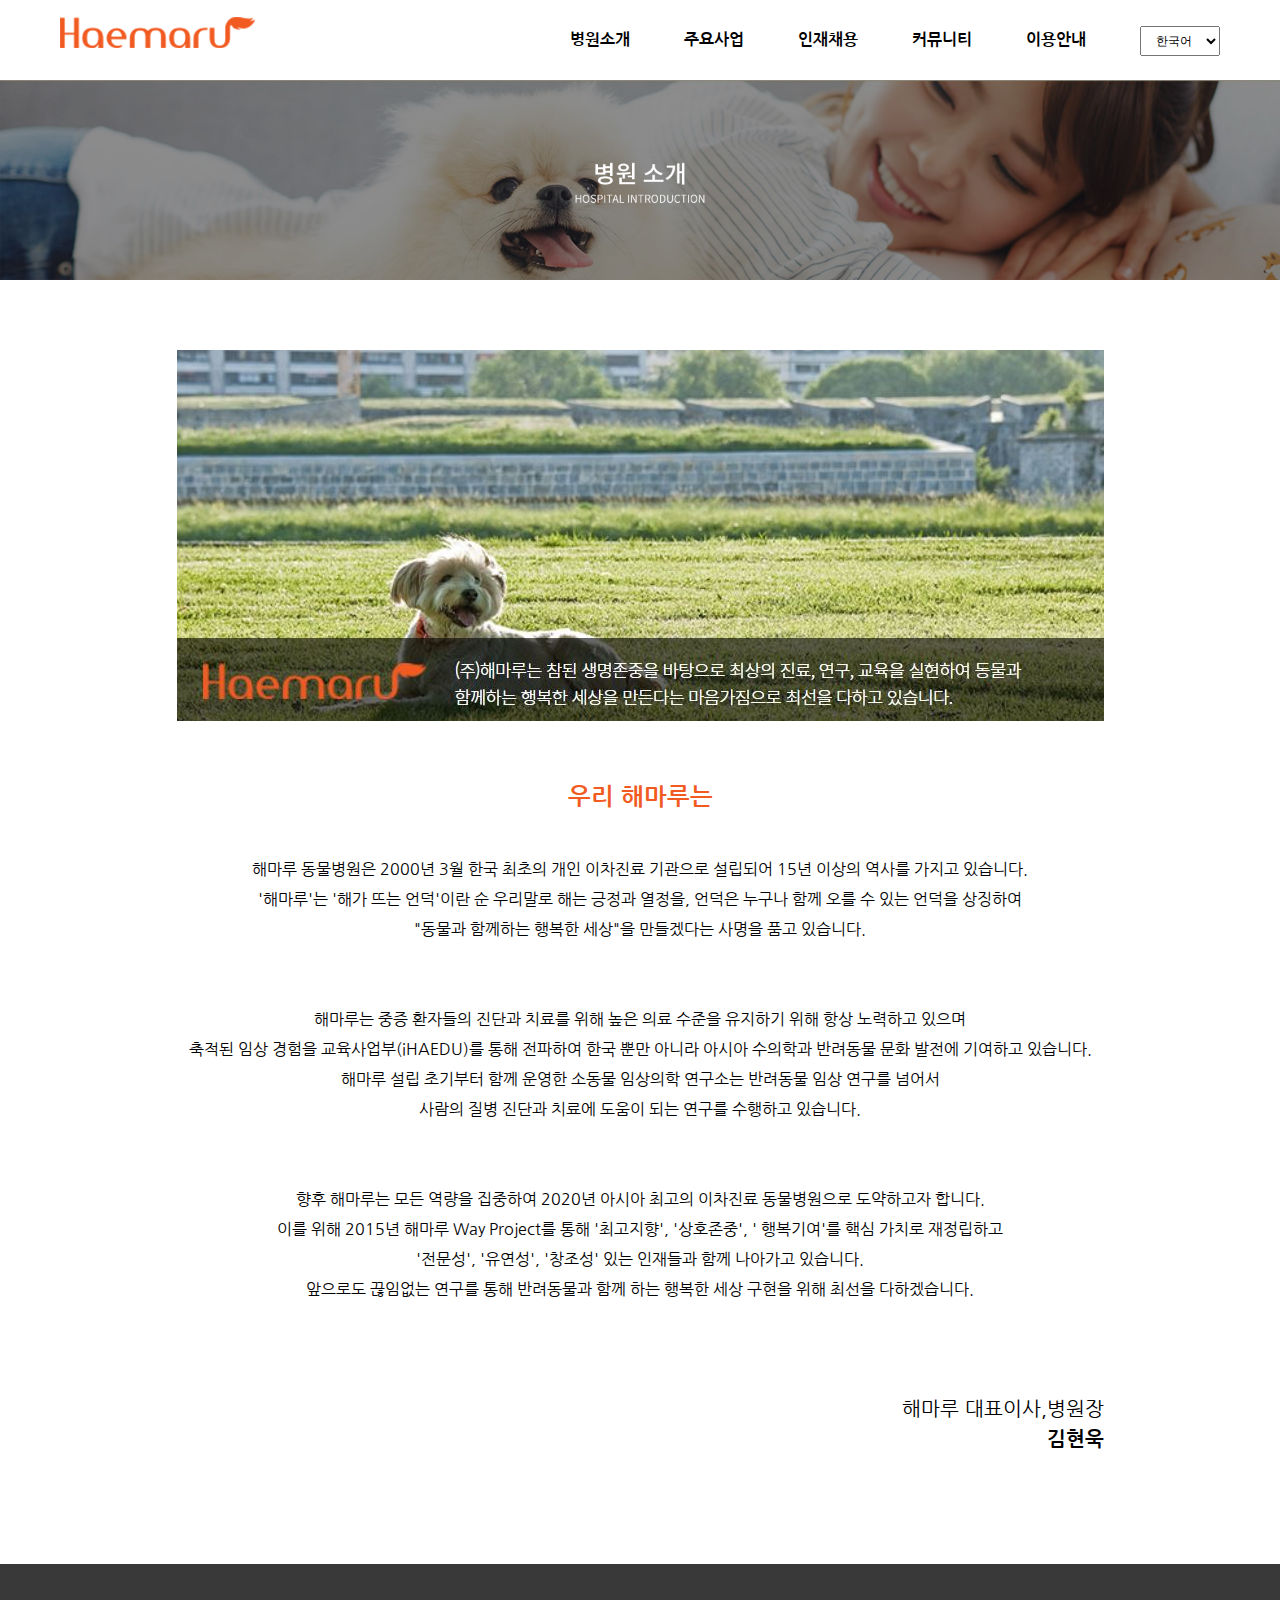
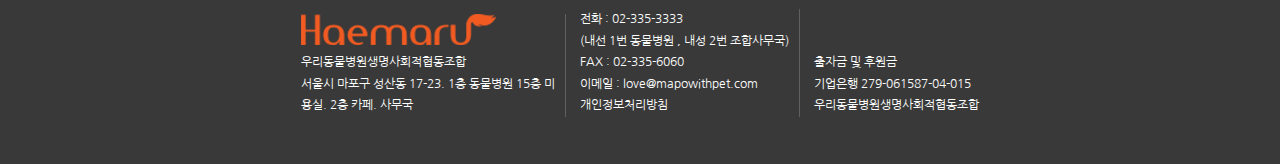
<file: sub_01.html>
<!DOCTYPE html>
<html lang="en">
<head>
    <meta charset="UTF-8">
    <meta name="viewport" content="width=device-width, initial-scale=1.0">
    <meta http-equiv="X-UA-Compatible" content="ie=edge">
    <title>병원 소개</title>
    <!-- 구글 폰트 -->
    <link href="https://fonts.googleapis.com/css?family=Nanum+Gothic&display=swap" rel="stylesheet">
    <link rel="stylesheet" href="./css/sub_01.css">
    <!-- 제이쿼리 -->
    <script src="js/jquery-3.4.1.min.js"></script>
    <!-- bxslider CSS -->
    <link rel="stylesheet" href="./js/bxslider/jquery.bxslider.min.css">
    <!-- bxslider -->
    <script src="./js/bxslider/jquery.bxslider.min.js"></script>
    <!-- 사용자 자바스크립트 -->
    <script src="./js/main.js"></script>
</head>
<body>
    <header id="main_header">
        <div class="container">
            <h2><a href="./index.html"><img src="images/logo.png" alt="로고"></a></h2>
            <nav id="main_gnb">
                <ul>
                    <li><a href="./sub_01.html">병원소개</a></li>
                    <li><a href="./sub_03.html">주요사업</a></li>
                    <li><a href="#">인재채용</a></li>
                    <li><a href="#">커뮤니티</a></li>
                    <li><a href="./sub_02.html">이용안내</a></li>
                    <li>
                        <select name="language" id="language">
                            <option value="1">한국어</option>
                            <option value="2">English</option>
                        </select>
                    </li>
                </ul>
            </nav>
        </div> <!-- end container -->
    </header>

    <nav id="sub_gnb">
        <div class="container">
            <ul>
                <li><a href="./sub_01.html">병원소개</a></li>
                <li><a href="./sub_01.html">인사말</a></li>
                <li><a href="#">HAEMARU WAY</a></li>
                <li><a href="#">CI 소개</a></li>
                <li><a href="#">연혁</a></li>
                <li><a href="#">조직도</a></li>
            </ul>
            <ul>
                <li><a href="./sub_03.html">주요사업</a></li>
                <li><a href="./sub_03.html">해마루 이차진료 동물병원</a></li>
                <li><a href="#">해마루 솔루션</a></li>
                <li><a href="#">소동물임상의학연구소</a></li>
            </ul>
            <ul>
                <li><a href="#">인재채용</a></li>
                <li><a href="#">인재상</a></li>
                <li><a href="#">복리후생제도</a></li>
                <li><a href="#">채용절차</a></li>
                <li><a href="#">채용공고</a></li>
                <li><a href="#">채용 FAQ</a></li>
                <li><a href="#">직무소개</a></li>
            </ul>
            <ul>
                <li><a href="#">커뮤니티</a></li>
                <li><a href="#">공지사항</a></li>
                <li><a href="#">비지팅 신청</a></li>
            </ul>
            <ul>
                <li><a href="./sub_02.html">이용안내</a></li>
                <li><a href="./sub_02.html">오시는 길</a></li>
            </ul>
        </div>
    </nav>

    <div class="sub_1">
    <h1><a href=""><img src="./images/sub_01.png" alt="병원소개"></a></h1>
    <div class="sub_img"><img src="./images/sub_01_img.JPG" alt=""></div>
    <h2>우리 해마루는</h2><br>
    <p class="text">해마루 동물병원은 2000년 3월 한국 최초의 개인 이차진료 기관으로 
        설립되어 15년 이상의 역사를 가지고 있습니다.<br> 
        '해마루'는 '해가 뜨는 언덕'이란 순 우리말로 해는 긍정과 열정을, 
        언덕은 누구나 함께 오를 수 있는 언덕을 상징하여<br>
        "동물과 함께하는 행복한 세상"을 만들겠다는 사명을 품고 있습니다.<br><br><br>

        해마루는 중증 환자들의 진단과 치료를 위해 높은 의료 수준을 유지하기 위해 항상 노력하고 있으며<br>
        축적된 임상 경험을 교육사업부(iHAEDU)를 통해 전파하여 한국 뿐만 아니라 아시아 수의학과 반려동물 문화 발전에 
        기여하고 있습니다.<br> 해마루 설립 초기부터 함께 운영한 소동물 임상의학 연구소는 반려동물 임상 연구를 넘어서<br>
        사람의 질병 진단과 치료에 도움이 되는 연구를 수행하고 있습니다.<br><br><br>

        향후 해마루는 모든 역량을 집중하여 2020년 아시아 최고의 이차진료 동물병원으로 도약하고자 합니다.<br> 
        이를 위해 2015년 해마루 Way Project를 통해 '최고지향', '상호존중', '
        행복기여'를 핵심 가치로 재정립하고<br> '전문성', '유연성', '창조성' 있는 인재들과 함께 나아가고 있습니다.<br>

        앞으로도 끊임없는 연구를 통해 반려동물과 함께 하는 행복한 세상 구현을 위해 최선을 다하겠습니다.</p><br><br>

    <p class="other_text">해마루 대표이사,병원장<br>
        <span>김현욱</span></p>
    </div> 
    <footer id="main_footer">
        <div class="container">
            <ul>
                <li>
                    <a href="#"><img src="images/logo.png" alt="flogo"></a>
                    <p>우리동물병원생명사회적협동조합 <br> 서울시 마포구 성산동 17-23. 1층 동물병원
                    15층 미 <br> 용실. 2층 카페. 사무국</p>
                </li>
                <li>
                    전화 : 02-335-3333 <br> (내선 1번 동물병원 , 내성 2번 조합사무국) <br>
                    FAX : 02-335-6060 <br> 이메일 : love@mapowithpet.com <br> <span>개인정보처리방침</span>
                </li>
                <li>
                    출자금 및 후원금 <br> 기업은행 279-061587-04-015 <br> 우리동물병원생명사회적협동조합
                </li>
            </ul>
        </div>
    </footer>
</body>
</html>
</file>
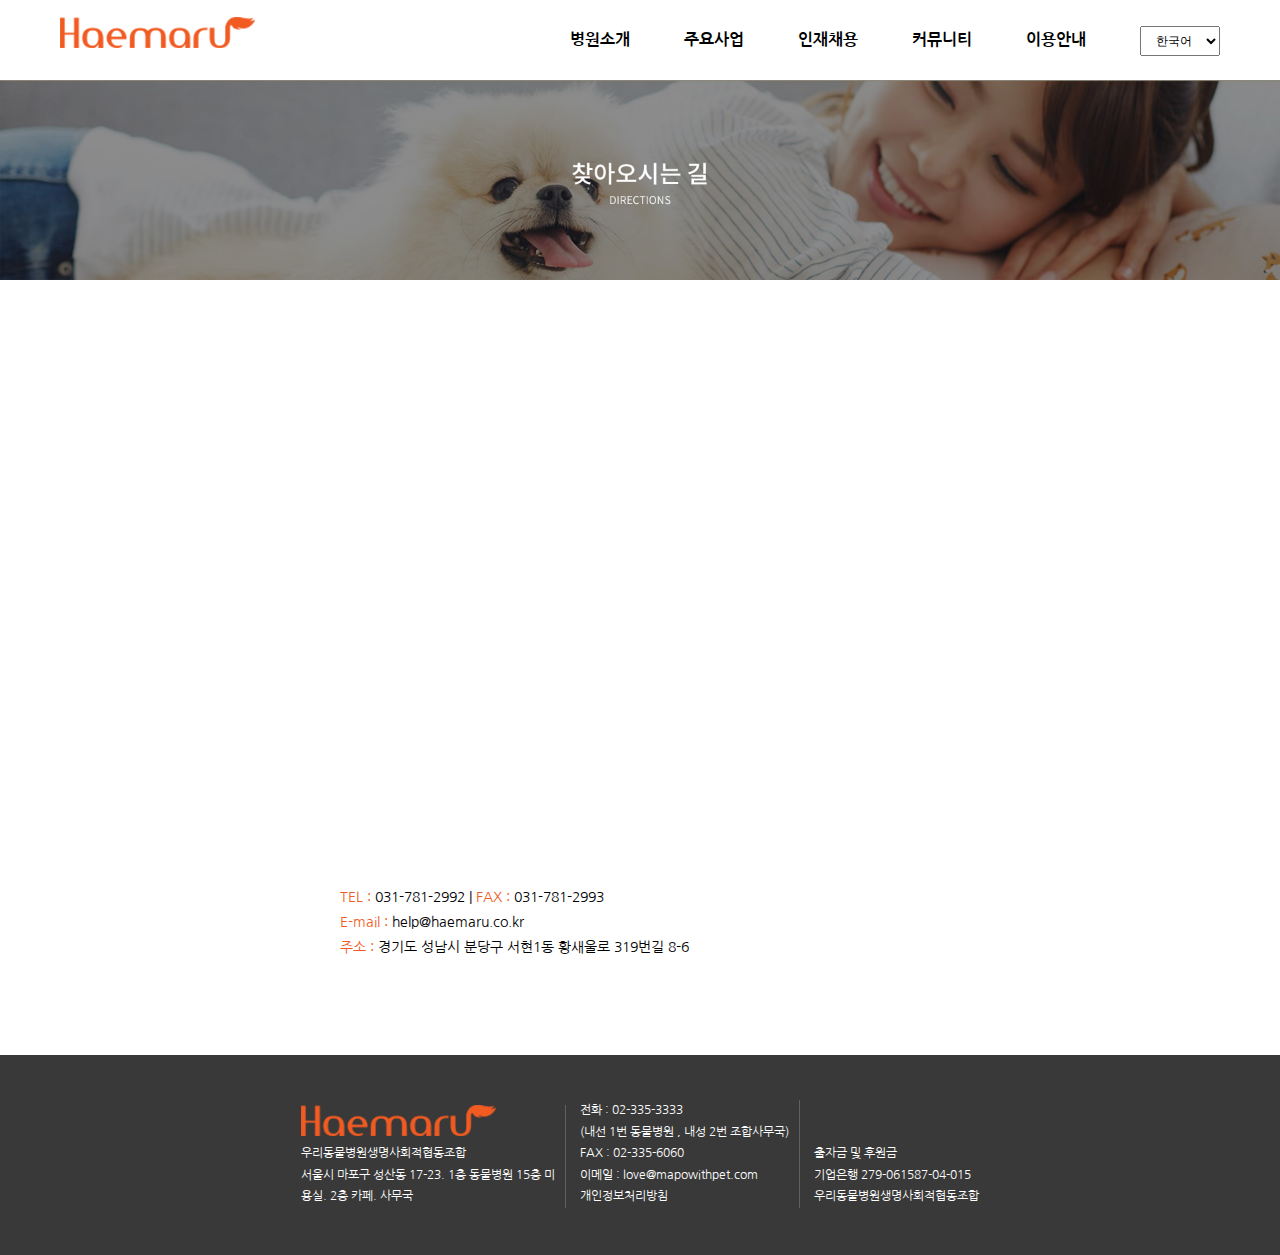
<file: sub_02.html>
<!DOCTYPE html>
<html lang="en">
<head>
    <meta charset="UTF-8">
    <meta name="viewport" content="width=device-width, initial-scale=1.0">
    <meta http-equiv="X-UA-Compatible" content="ie=edge">
    <title>찾아오시는 길</title>
    <!-- 구글 폰트 -->
    <link href="https://fonts.googleapis.com/css?family=Nanum+Gothic&display=swap" rel="stylesheet">
    <link rel="stylesheet" href="./css/sub_02.css">
    <!-- 제이쿼리 -->
    <script src="js/jquery-3.4.1.min.js"></script>
    <!-- bxslider CSS -->
    <link rel="stylesheet" href="./js/bxslider/jquery.bxslider.min.css">
    <!-- bxslider -->
    <script src="./js/bxslider/jquery.bxslider.min.js"></script>
    <!-- 사용자 자바스크립트 -->
    <script src="./js/main.js"></script>
</head>
<body>
    <header id="main_header">
        <div class="container">
            <h2><a href="./index.html"><img src="images/logo.png" alt="로고"></a></h2>
            <nav id="main_gnb">
                <ul>
                    <li><a href="./sub_01.html">병원소개</a></li>
                    <li><a href="./sub_03.html">주요사업</a></li>
                    <li><a href="#">인재채용</a></li>
                    <li><a href="#">커뮤니티</a></li>
                    <li><a href="./sub_02.html">이용안내</a></li>
                    <li>
                        <select name="language" id="language">
                            <option value="1">한국어</option>
                            <option value="2">English</option>
                        </select>
                    </li>
                </ul>
            </nav>
        </div> <!-- end container -->
    </header>

    <nav id="sub_gnb">
        <div class="container">
            <ul>
                <li><a href="./sub_01.html">병원소개</a></li>
                <li><a href="./sub_01.html">인사말</a></li>
                <li><a href="#">HAEMARU WAY</a></li>
                <li><a href="#">CI 소개</a></li>
                <li><a href="#">연혁</a></li>
                <li><a href="#">조직도</a></li>
            </ul>
            <ul>
                <li><a href="./sub_03.html">주요사업</a></li>
                <li><a href="./sub_03.html">해마루 이차진료 동물병원</a></li>
                <li><a href="#">해마루 솔루션</a></li>
                <li><a href="#">소동물임상의학연구소</a></li>
            </ul>
            <ul>
                <li><a href="#">인재채용</a></li>
                <li><a href="#">인재상</a></li>
                <li><a href="#">복리후생제도</a></li>
                <li><a href="#">채용절차</a></li>
                <li><a href="#">채용공고</a></li>
                <li><a href="#">채용 FAQ</a></li>
                <li><a href="#">직무소개</a></li>
            </ul>
            <ul>
                <li><a href="#">커뮤니티</a></li>
                <li><a href="#">공지사항</a></li>
                <li><a href="#">비지팅 신청</a></li>
            </ul>
            <ul>
                <li><a href="./sub_02.html">이용안내</a></li>
                <li><a href="./sub_02.html">오시는 길</a></li>
            </ul>
        </div>
    </nav>

    <div class="sub_2">
        <h1><img src="./images/sub_02.png" alt="찾아오시는길"></h1>
    <div class="map">
        <iframe class="map_size" src="https://www.google.com/maps/embed?pb=!1m18!1m12!1m3!1d6340.273492681123!2d127.12098455931125!3d37.386598240122154!2m3!1f0!2f0!3f0!3m2!1i1024!2i768!4f13.1!3m3!1m2!1s0x357b58035adceb83%3A0x789fe9f6a1765893!2zKOyjvCntlbTrp4jro6g!5e0!3m2!1sko!2skr!4v1578024993184!5m2!1sko!2skr" width="600" height="450" frameborder="0" style="border:0;" allowfullscreen=""></iframe>
    </div>
    <p class="address"><strong>TEL : </strong>031-781-2992   |   <strong>FAX : </strong>031-781-2993<br>
    <strong>E-mail : </strong>help@haemaru.co.kr<br>
    <strong>주소 : </strong>경기도 성남시 분당구 서현1동 황새울로 319번길 8-6</p>
</div>

<footer id="main_footer">
    <div class="container">
        <ul>
            <li>
                <a href="#"><img src="images/logo.png" alt="flogo"></a>
                <p>우리동물병원생명사회적협동조합 <br> 서울시 마포구 성산동 17-23. 1층 동물병원
                15층 미 <br> 용실. 2층 카페. 사무국</p>
            </li>
            <li>
                전화 : 02-335-3333 <br> (내선 1번 동물병원 , 내성 2번 조합사무국) <br>
                FAX : 02-335-6060 <br> 이메일 : love@mapowithpet.com <br> <span>개인정보처리방침</span>
            </li>
            <li>
                출자금 및 후원금 <br> 기업은행 279-061587-04-015 <br> 우리동물병원생명사회적협동조합
            </li>
        </ul>
    </div>
</footer>
</body>
</html>
</file>
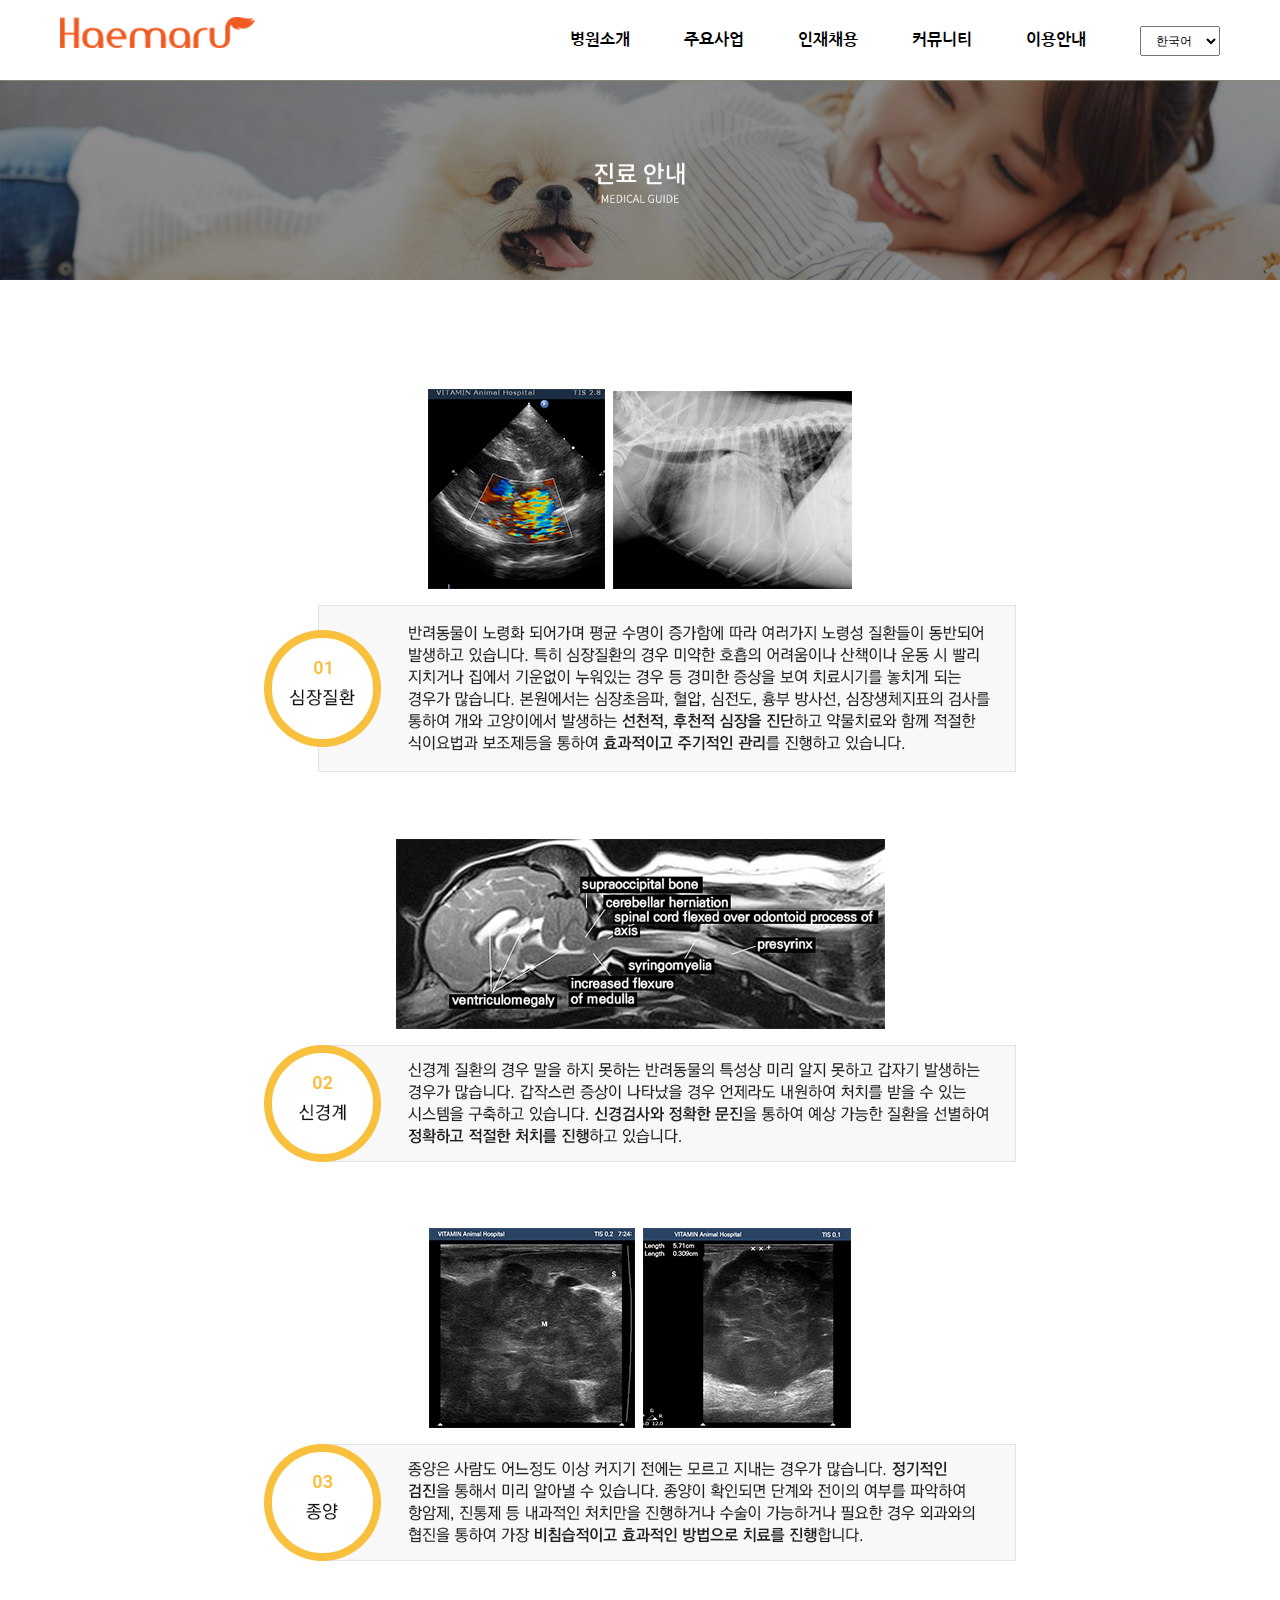
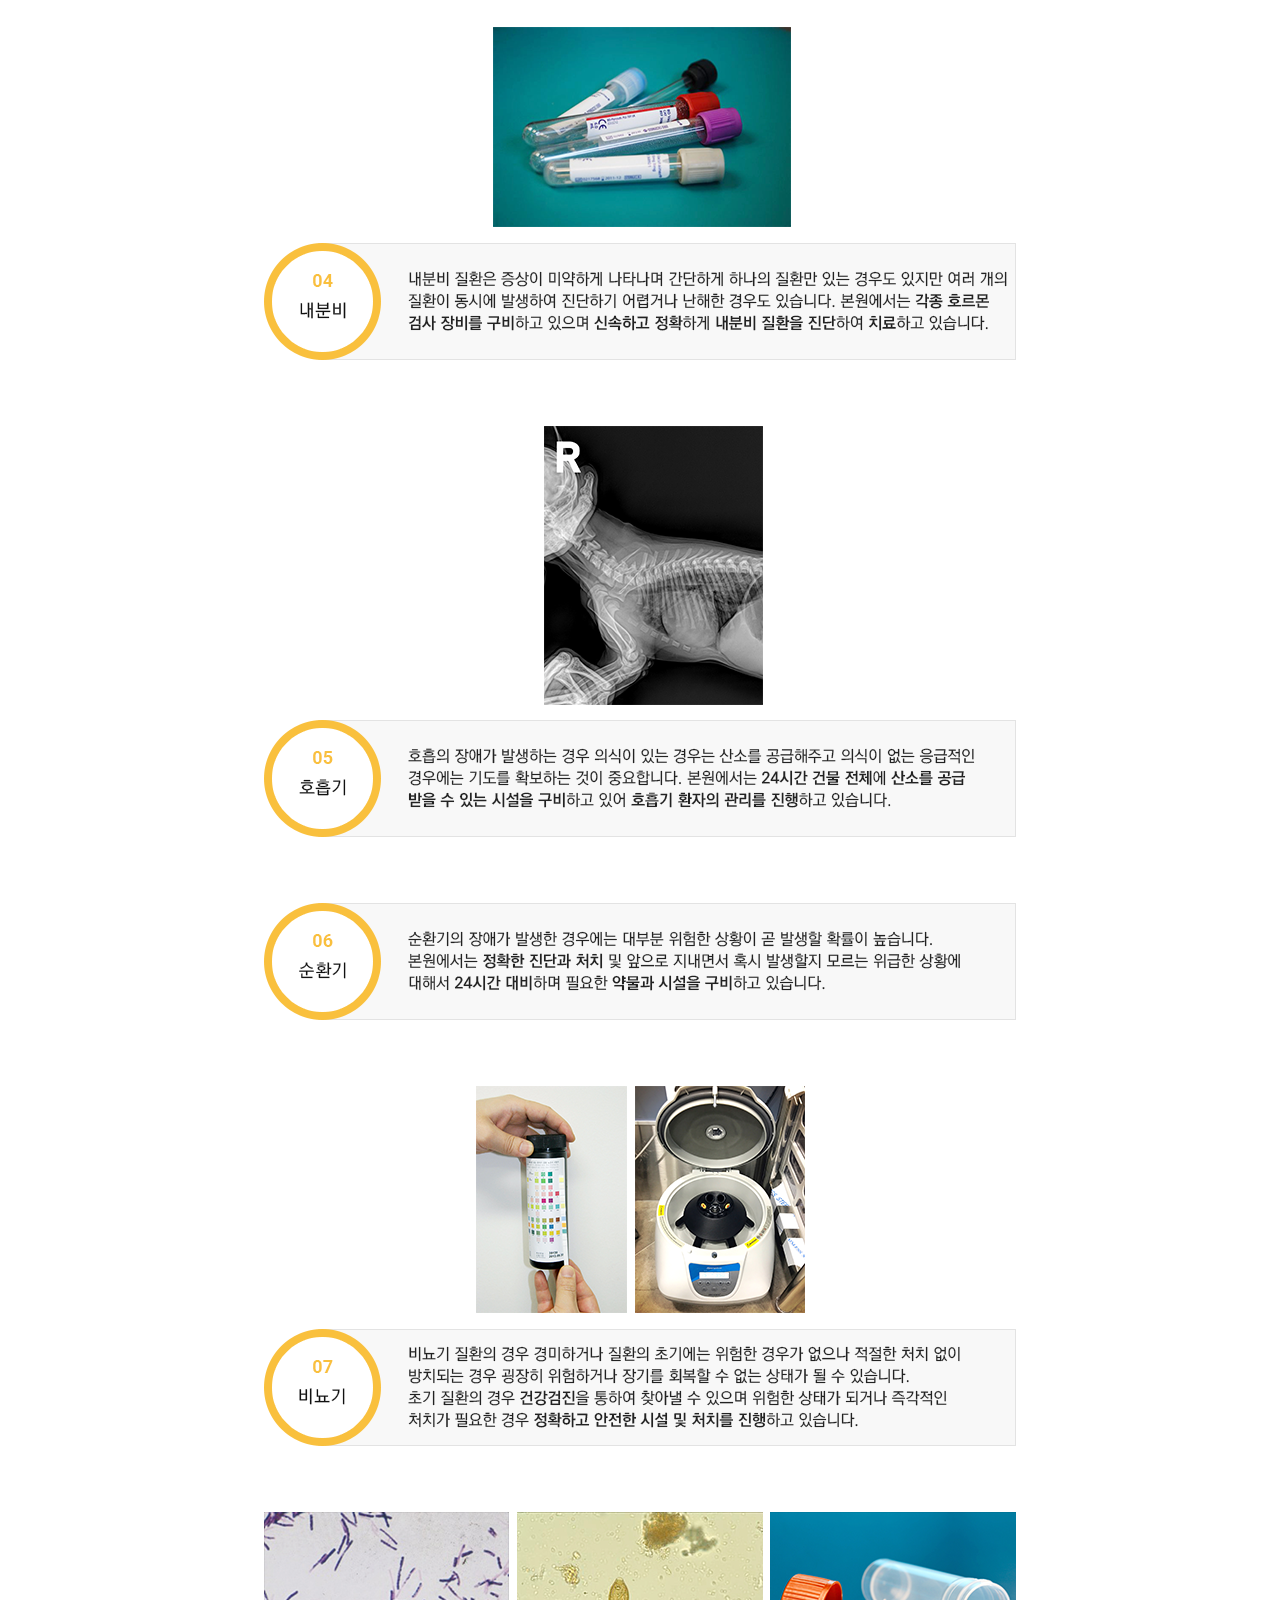
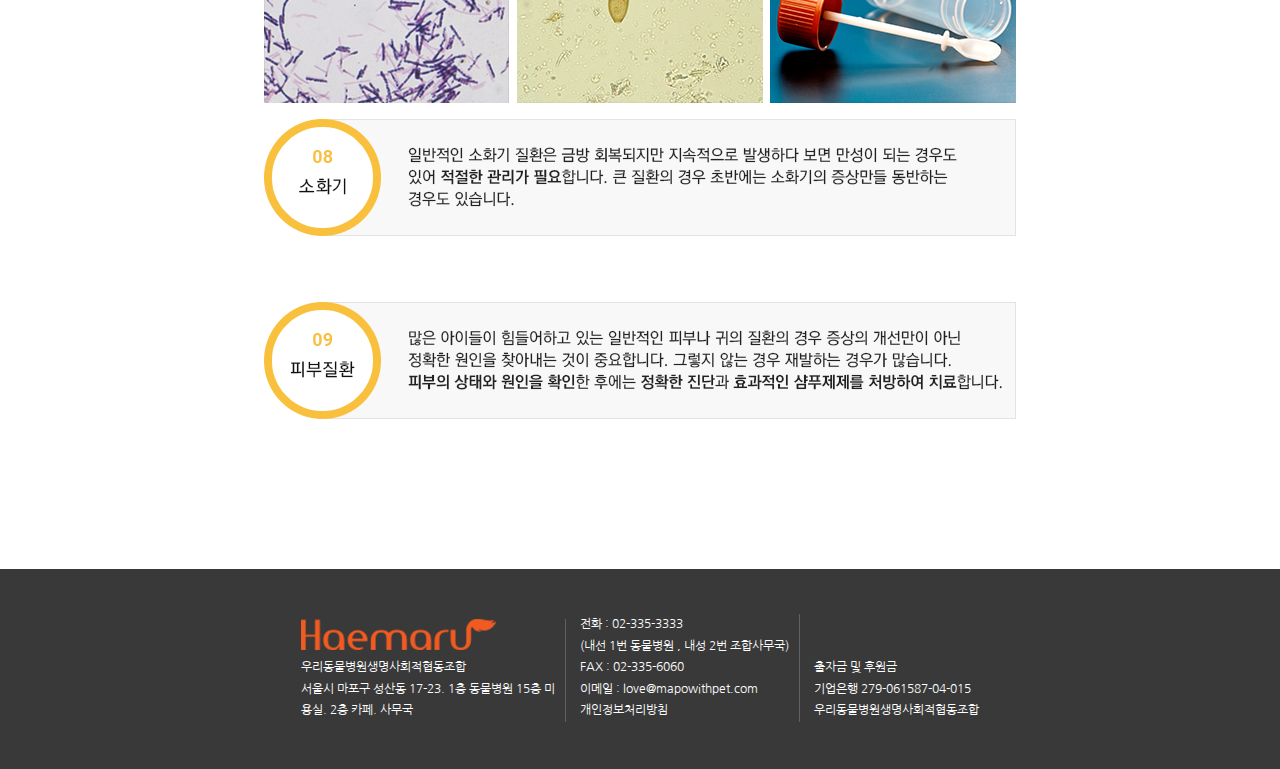
<file: sub_03.html>
<!DOCTYPE html>
<html lang="en">
<head>
    <meta charset="UTF-8">
    <meta name="viewport" content="width=device-width, initial-scale=1.0">
    <meta http-equiv="X-UA-Compatible" content="ie=edge">
    <title>진료안내</title>
    <!-- 구글 폰트 -->
    <link href="https://fonts.googleapis.com/css?family=Nanum+Gothic&display=swap" rel="stylesheet">
    <link rel="stylesheet" href="./css/sub_03.css">
        <!-- 제이쿼리 -->
        <script src="js/jquery-3.4.1.min.js"></script>
        <!-- bxslider CSS -->
        <link rel="stylesheet" href="./js/bxslider/jquery.bxslider.min.css">
        <!-- bxslider -->
        <script src="./js/bxslider/jquery.bxslider.min.js"></script>
        <!-- 사용자 자바스크립트 -->
        <script src="./js/main.js"></script>
</head>
<body>
    <header id="main_header">
        <div class="container">
            <h2><a href="./index.html"><img src="images/logo.png" alt="로고"></a></h2>
            <nav id="main_gnb">
                <ul>
                    <li><a href="./sub_01.html">병원소개</a></li>
                    <li><a href="#">주요사업</a></li>
                    <li><a href="#">인재채용</a></li>
                    <li><a href="#">커뮤니티</a></li>
                    <li><a href="./sub_02.html">이용안내</a></li>
                    <li>
                        <select name="language" id="language">
                            <option value="1">한국어</option>
                            <option value="2">English</option>
                        </select>
                    </li>
                </ul>
            </nav>
        </div> <!-- end container -->
    </header>

    <nav id="sub_gnb">
        <div class="container">
            <ul>
                <li><a href="./sub_01.html">병원소개</a></li>
                <li><a href="./sub_01.html">인사말</a></li>
                <li><a href="#">HAEMARU WAY</a></li>
                <li><a href="#">CI 소개</a></li>
                <li><a href="#">연혁</a></li>
                <li><a href="#">조직도</a></li>
            </ul>
            <ul>
                <li><a href="./sub_03.html">주요사업</a></li>
                <li><a href="./sub_03.html">해마루 이차진료 동물병원</a></li>
                <li><a href="#">해마루 솔루션</a></li>
                <li><a href="#">소동물임상의학연구소</a></li>
            </ul>
            <ul>
                <li><a href="#">인재채용</a></li>
                <li><a href="#">인재상</a></li>
                <li><a href="#">복리후생제도</a></li>
                <li><a href="#">채용절차</a></li>
                <li><a href="#">채용공고</a></li>
                <li><a href="#">채용 FAQ</a></li>
                <li><a href="#">직무소개</a></li>
            </ul>
            <ul>
                <li><a href="#">커뮤니티</a></li>
                <li><a href="#">공지사항</a></li>
                <li><a href="#">비지팅 신청</a></li>
            </ul>
            <ul>
                <li><a href="./sub_02.html">이용안내</a></li>
                <li><a href="./sub_02.html">오시는 길</a></li>
            </ul>
        </div>
    </nav>
    <div class="sub_3">
        <h1><a href=""><img src="./images/sub_03.png" alt=""></a></h1>
    </div>
    <div class="sub_3_img">
        <img src="./images/진료안내.png" alt="진료 안내">
    </div>

    <footer id="main_footer">
        <div class="container">
            <ul>
                <li>
                    <a href="#"><img src="images/logo.png" alt="flogo"></a>
                    <p>우리동물병원생명사회적협동조합 <br> 서울시 마포구 성산동 17-23. 1층 동물병원
                    15층 미 <br> 용실. 2층 카페. 사무국</p>
                </li>
                <li>
                    전화 : 02-335-3333 <br> (내선 1번 동물병원 , 내성 2번 조합사무국) <br>
                    FAX : 02-335-6060 <br> 이메일 : love@mapowithpet.com <br> <span>개인정보처리방침</span>
                </li>
                <li>
                    출자금 및 후원금 <br> 기업은행 279-061587-04-015 <br> 우리동물병원생명사회적협동조합
                </li>
            </ul>
        </div>
    </footer>
</body>
</html>
</file>
<file: css/sub_01.css>
/* 회사 소개 */

/* common.css */
*{ 
    margin: 0; padding: 0;
    box-sizing: border-box;
}
ul, li { list-style-type: none; }
a { 
    text-decoration: none;
    color: inherit;
}
body {
    font-family: 'Nanum Gothic', sans-serif;
}
.container {
    max-width: 1200px;
    margin: 0 auto;
    text-align: center;
    position: relative;
}

/* 헤더 */
#main_header {
    width: 100%;
}
#main_header .container {
    overflow: hidden;
    height: 80px;
    position: relative;
}
#main_header .container h2 {
    float: left;
    line-height: 80px;
    margin-left: 20px;
}
#main_gnb {
    font-weight: bold;
    position: absolute;
    right: 20px;
    line-height: 80px;
}
#main_gnb > ul > li {
    display: inline-block;
    margin-left: 50px;
}
#main_gnb select {
    font-size: 12px;
    width: 80px;
    padding: 6px;
    text-align: center;
}

/* 서브 메뉴 */
#sub_gnb {
    width: 100%;
    position: absolute;
    z-index: 999;
    display: none;
}
#sub_gnb .container {
    z-index: 999;
    overflow: hidden;
    background: rgba(0,0,0,0.5);
}
#sub_gnb ul {
    font-size: 14px;
    color: #fff;
    width: 20%;
    float: left;
    margin-top: 10px;
    margin-bottom: 10px;
    
}
#sub_gnb ul li {
    padding: 7px 0;
}
#sub_gnb > .container > ul > li:first-child {
    font-size: 17px;
    font-weight: bold;
    padding-bottom: 12px;
    margin-bottom: 5px;
    border-bottom: 1px solid rgba(255,255,255,0.5);
}
#sub_gnb ul li:hover {
    color: #f15b22;
}

/*메인 메뉴 end*/


.sub_1 h1 img {
    width: 100%;
}
.sub_1 h1{
    width: 100%;
   /* outline: 1px solid green; */
}
.sub_img {
    margin: 0 auto;
    width: 927px;
    height: 500px;
   /* outline: 1px solid red; */
    padding-top: 65px;
    
}
.sub_1 h2 {
    margin-top: 60px;
    margin: 0 auto;
    font-size: 24px;
    width: 927px;
    text-align: center;
    color:#f15b22;
   /* outline: 1px solid #000; */
}
.sub_1 p.text {
   padding-top: 25px;
   text-align: center;
   margin: 0 auto;
   font-size: 16px;
   line-height: 30px;
    /* outline: 1px solid red; */
}
.sub_1 p.other_text {
    line-height: 30px;
    margin: 0 auto;
    width: 927px;
    text-align: right;
    font-size: 20px;
    padding-top: 50px;
    padding-bottom: 110px;
   /* outline: 1px solid red; */
}
.sub_1 p.other_text > span {
    font-weight: bold;
    font-size: 20px;
}


/* 푸터 */
#main_footer {
    background: #393939;
    height: 200px;
}
#main_footer .container {
    height: 150px;
}
#main_footer ul li {
    margin-top: 45px;
    color: #fff;
    display: inline-block;
    text-align: left;
    font-size: 12px;
    line-height: 1.8em;
}
#main_footer ul li:nth-child(-n+2) {
    border-right: 1px solid rgba(255,255,255,0.2);
    margin-right: 10px;
    padding-right: 10px;
}
</file>
<file: css/sub_02.css>
/* 찾아오시는 길 */

/* common.css */
*{ 
    margin: 0; padding: 0;
    box-sizing: border-box;
}
ul, li { list-style-type: none; }
a { 
    text-decoration: none;
    color: inherit;
}
body {
    font-family: 'Nanum Gothic', sans-serif;
}
.container {
    max-width: 1200px;
    margin: 0 auto;
    text-align: center;
    position: relative;
}

/* 헤더 */
#main_header {
    width: 100%;
}
#main_header .container {
    overflow: hidden;
    height: 80px;
    position: relative;
}
#main_header .container h2 {
    float: left;
    line-height: 80px;
    margin-left: 20px;
}
#main_gnb {
    font-weight: bold;
    position: absolute;
    right: 20px;
    line-height: 80px;
}
#main_gnb > ul > li {
    display: inline-block;
    margin-left: 50px;
}
#main_gnb select {
    font-size: 12px;
    width: 80px;
    padding: 6px;
    text-align: center;
}

/* 서브 메뉴 */
#sub_gnb {
    width: 100%;
    position: absolute;
    z-index: 999;
    display: none;
}
#sub_gnb .container {
    z-index: 999;
    overflow: hidden;
    background: rgba(0,0,0,0.5);
}
#sub_gnb ul {
    font-size: 14px;
    color: #fff;
    width: 20%;
    float: left;
    margin-top: 10px;
    margin-bottom: 10px;
    
}
#sub_gnb ul li {
    padding: 7px 0;
}
#sub_gnb > .container > ul > li:first-child {
    font-size: 17px;
    font-weight: bold;
    padding-bottom: 12px;
    margin-bottom: 5px;
    border-bottom: 1px solid rgba(255,255,255,0.5);
}
#sub_gnb ul li:hover {
    color: #f15b22;
}

/* 메인 메뉴 end */


.sub_2 h1 img {
    width: 100%;
}
.sub_2 h1{
    width: 100%;
   /* outline: 1px solid green; */
}

/* 지도 영역 */

.map {
   /*  outline: 1px solid red; */
    margin: 0 auto;
    width: 600px;
    height: 600px;
    padding-top: 80px;
    padding-bottom: 80px;
}

.map .map_size{
    margin: 0 auto;
   /* outline: 1px solid red; */
    
}

.sub_2 p.address {
   margin: 0 auto;
  /* outline: 1px solid red; */
   width: 600px;
   height: 100px;
   text-align: left;
   margin-bottom: 70px;
   line-height: 25px;
  


} 
.sub_2 > p > strong {
   /* outline: 1px solid green; */
    color: #f15b22;
    font-size: 14px;
}
.sub_2 > p {
    font-size: 14px;
    font-weight: 100;
}


/* 푸터 */
#main_footer {
    background: #393939;
    height: 200px;
}
#main_footer .container {
    height: 150px;
}
#main_footer ul li {
    margin-top: 45px;
    color: #fff;
    display: inline-block;
    text-align: left;
    font-size: 12px;
    line-height: 1.8em;
}
#main_footer ul li:nth-child(-n+2) {
    border-right: 1px solid rgba(255,255,255,0.2);
    margin-right: 10px;
    padding-right: 10px;
}
</file>
<file: css/sub_03.css>
/* 진료 안내 */


/* common.css */
*{ 
    margin: 0; padding: 0;
    box-sizing: border-box;
}
ul, li { list-style-type: none; }
a { 
    text-decoration: none;
    color: inherit;
}
body {
    font-family: 'Nanum Gothic', sans-serif;
}
.container {
    max-width: 1200px;
    margin: 0 auto;
    text-align: center;
    position: relative;
}


/* 헤더 */
#main_header {
    width: 100%;
}
#main_header .container {
    overflow: hidden;
    height: 80px;
    position: relative;
}
#main_header .container h2 {
    float: left;
    line-height: 80px;
    margin-left: 20px;
}
#main_gnb {
    font-weight: bold;
    position: absolute;
    right: 20px;
    line-height: 80px;
}
#main_gnb > ul > li {
    display: inline-block;
    margin-left: 50px;
}
#main_gnb select {
    font-size: 12px;
    width: 80px;
    padding: 6px;
    text-align: center;
}

/* 서브 메뉴 */
#sub_gnb {
    width: 100%;
    position: absolute;
    z-index: 999;
    display: none;
}
#sub_gnb .container {
    z-index: 999;
    overflow: hidden;
    background: rgba(0,0,0,0.5);
}
#sub_gnb ul {
    font-size: 14px;
    color: #fff;
    width: 20%;
    float: left;
    margin-top: 10px;
    margin-bottom: 10px;
    
}
#sub_gnb ul li {
    padding: 7px 0;
}
#sub_gnb > .container > ul > li:first-child {
    font-size: 17px;
    font-weight: bold;
    padding-bottom: 12px;
    margin-bottom: 5px;
    border-bottom: 1px solid rgba(255,255,255,0.5);
}
#sub_gnb ul li:hover {
    color: #f15b22;
}
/* 메인 메뉴 end */


.sub_3 h1 img {
    width: 100%;
}
.sub_3 h1{
    width: 100%;
   /* outline: 1px solid green; */
}

.sub_3_img {
    width: 752px;
    height: 3264px;
    margin: 0 auto;
   /* outline: 1px solid darkgoldenrod; */
    margin-top: 70px;
    margin-bottom: 150px;
}


/* 푸터 */
#main_footer {
    background: #393939;
    height: 200px;
}
#main_footer .container {
    height: 150px;
}
#main_footer ul li {
    margin-top: 45px;
    color: #fff;
    display: inline-block;
    text-align: left;
    font-size: 12px;
    line-height: 1.8em;
}
#main_footer ul li:nth-child(-n+2) {
    border-right: 1px solid rgba(255,255,255,0.2);
    margin-right: 10px;
    padding-right: 10px;
}
</file>
